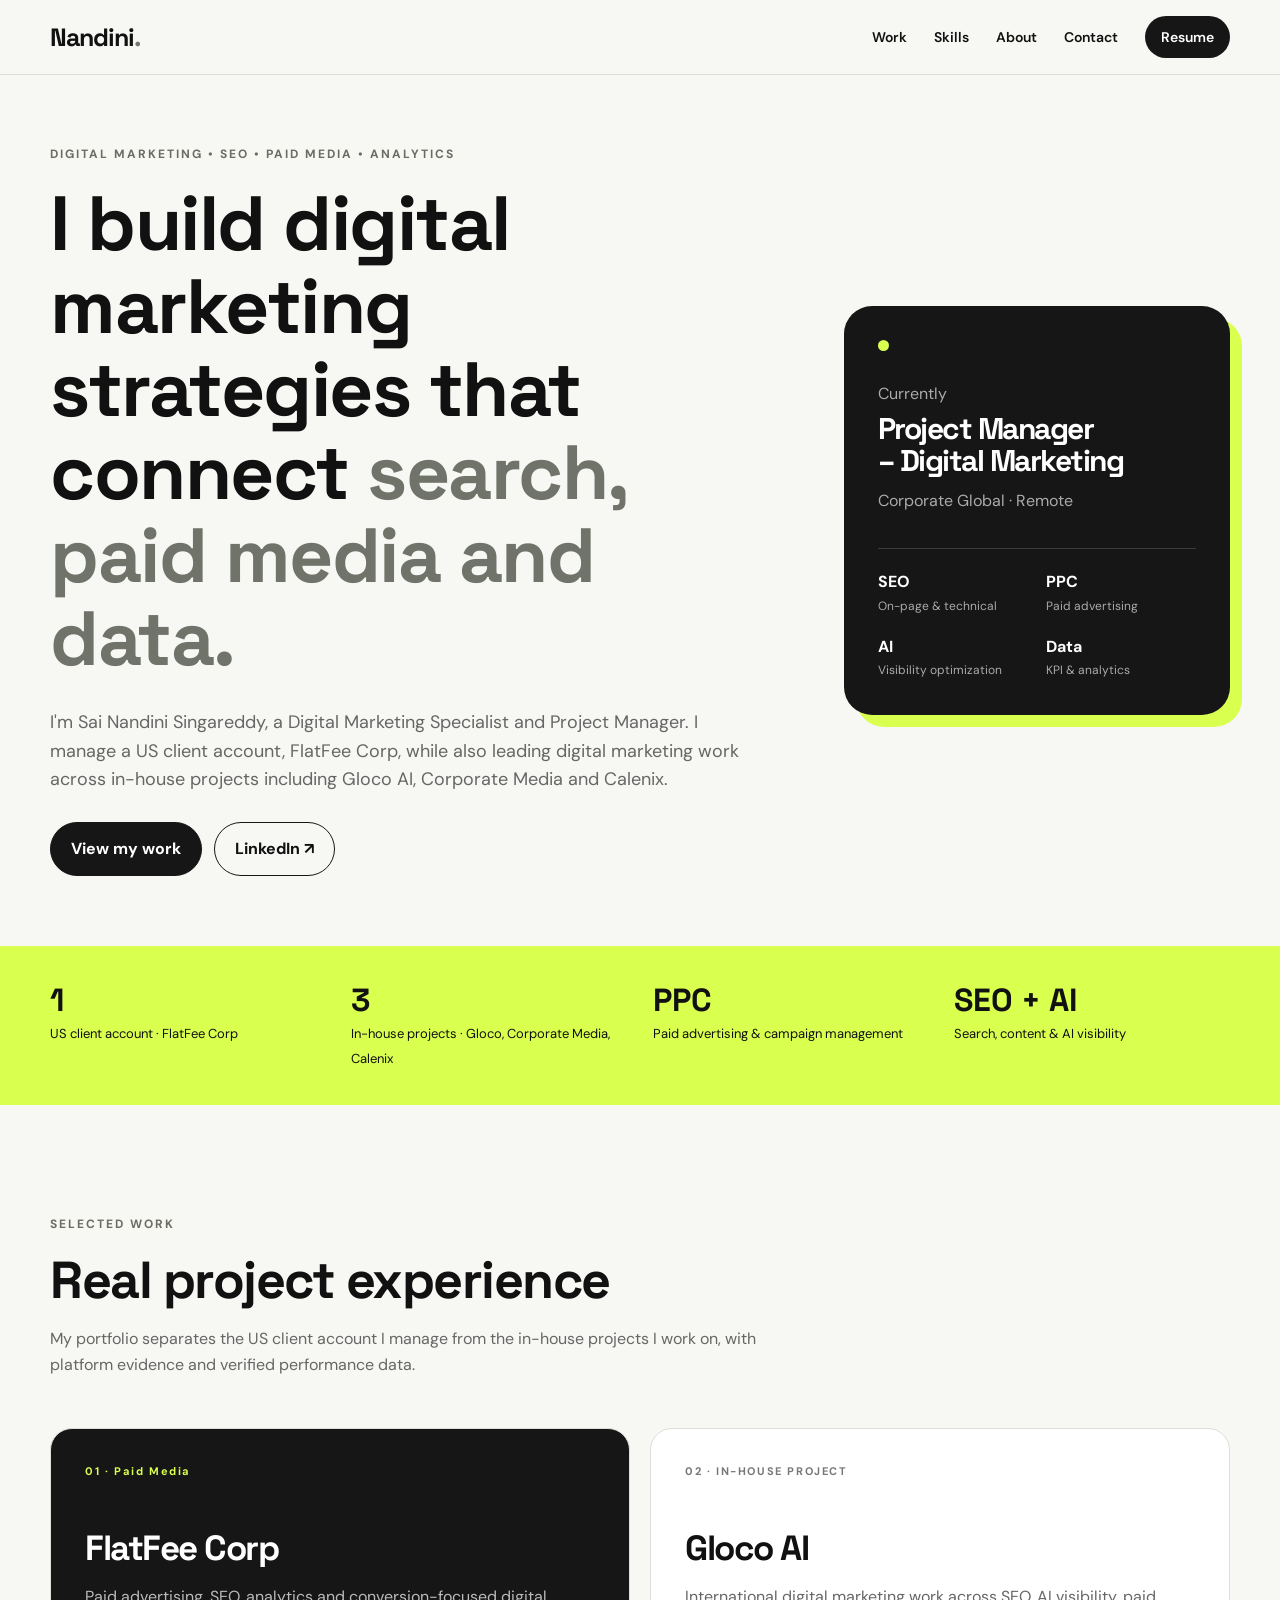
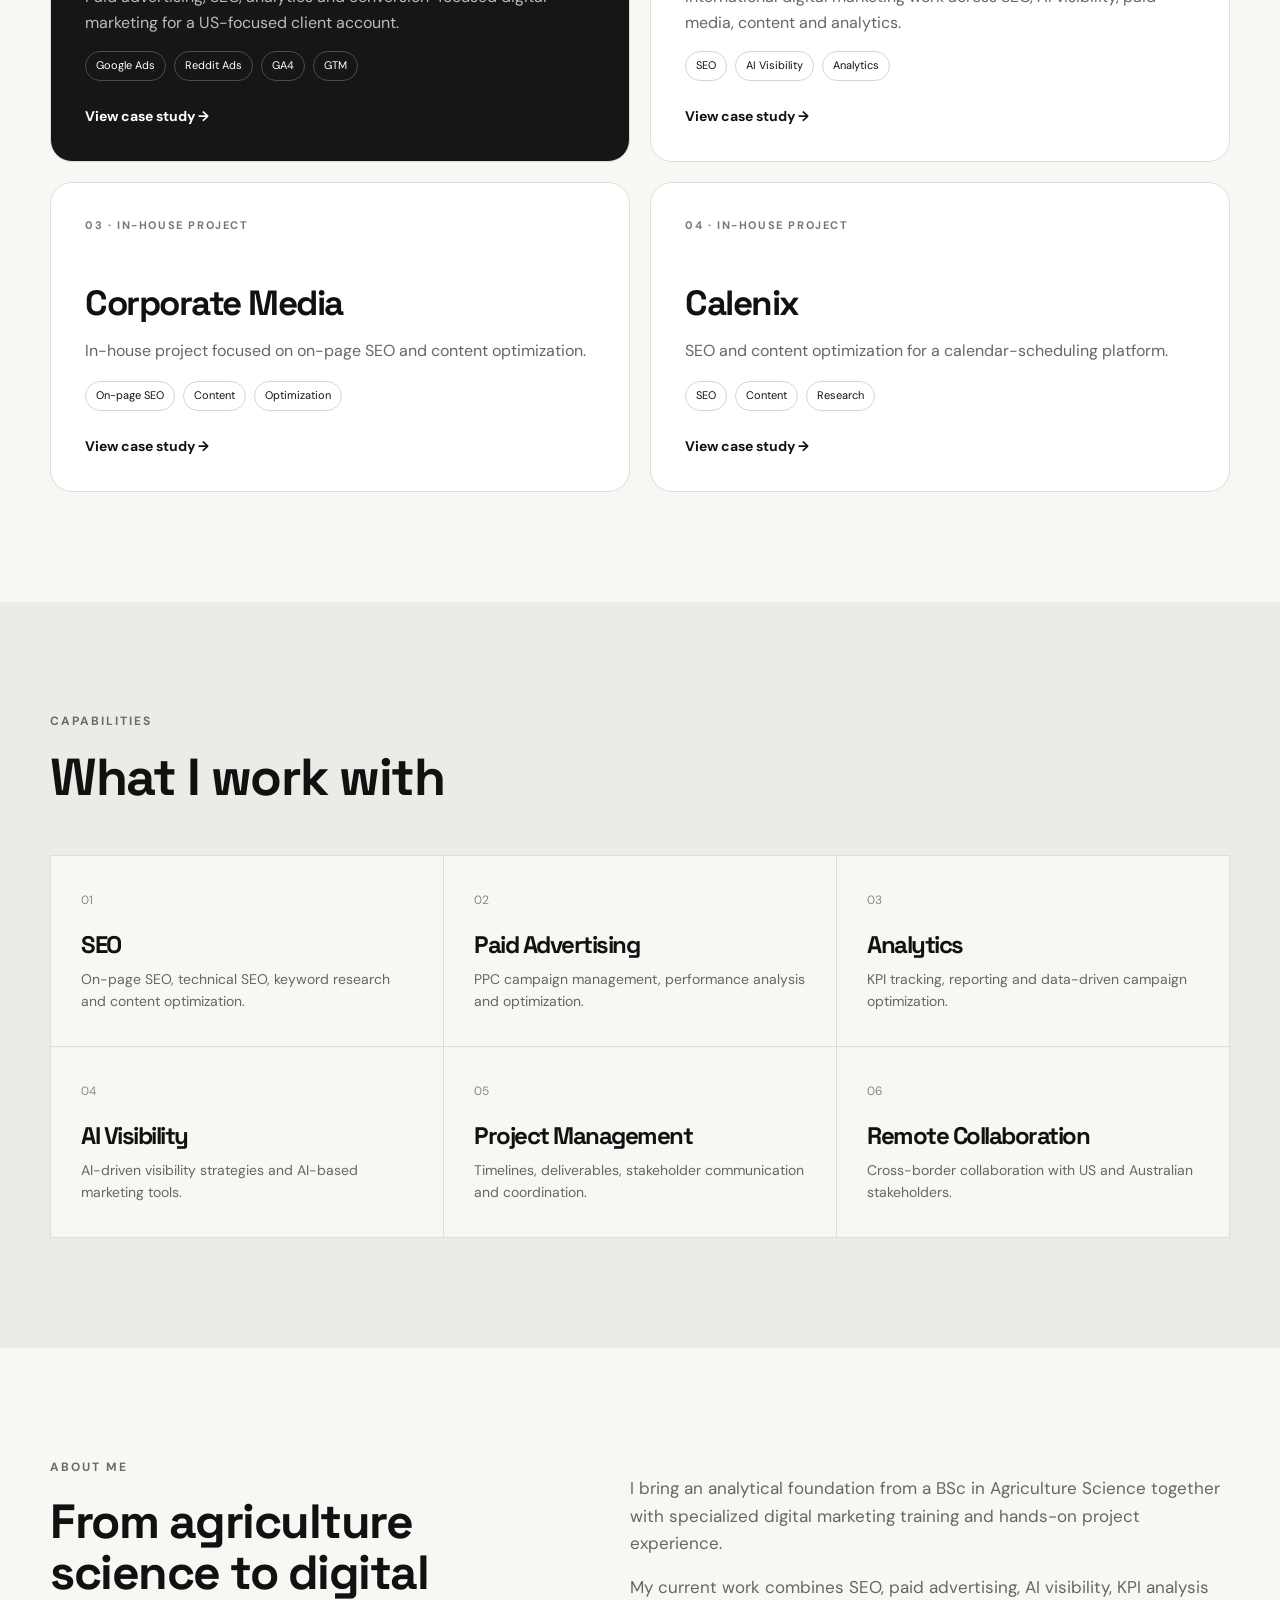
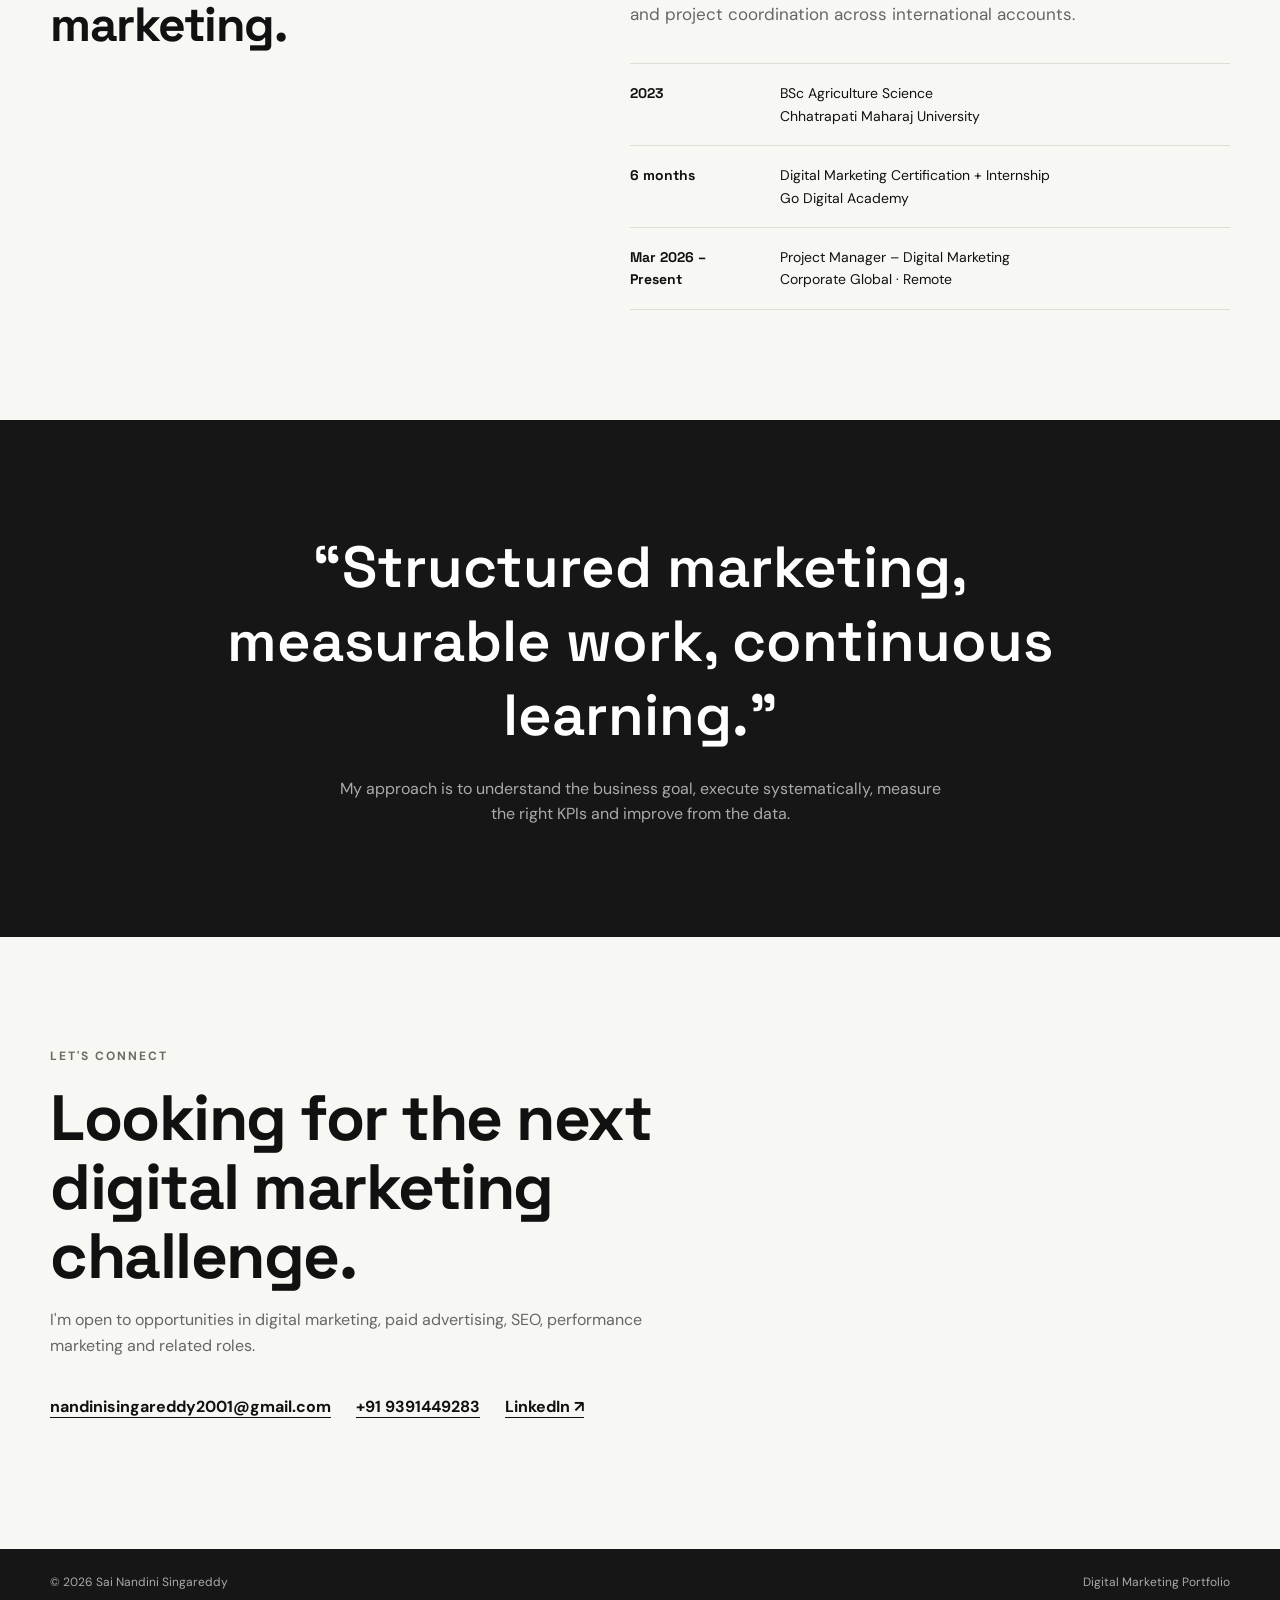
<file: index.html>
<!DOCTYPE html>
<html lang="en">
<head>
  <meta charset="UTF-8">
  <meta name="viewport" content="width=device-width, initial-scale=1.0">
  <meta name="description" content="Sai Nandini Singareddy — Digital Marketing Specialist portfolio. SEO, paid advertising, analytics, AI visibility and project management.">
  <title>Sai Nandini Singareddy | Digital Marketing Portfolio</title>
  <link rel="stylesheet" href="style.css">
</head>
<body>
  <header class="site-header">
    <nav class="nav container">
      <a class="brand" href="index.html">Nandini<span>.</span></a>
      <button class="nav-toggle" aria-label="Open menu">☰</button>
      <div class="nav-links">
        <a href="#work">Work</a>
        <a href="#skills">Skills</a>
        <a href="#about">About</a>
        <a href="#contact">Contact</a>
        <a class="nav-button" href="assets/Singa_Reddy_Sai_Nandini_Resume.pdf" target="_blank">Resume</a>
      </div>
    </nav>
  </header>

  <main>
    <section class="hero container">
      <div class="hero-copy">
        <p class="eyebrow">DIGITAL MARKETING • SEO • PAID MEDIA • ANALYTICS</p>
        <h1>I build digital marketing strategies that connect <span>search, paid media and data.</span></h1>
        <p class="hero-text">
          I'm Sai Nandini Singareddy, a Digital Marketing Specialist and Project Manager.
          I manage a US client account, FlatFee Corp, while also leading digital marketing
          work across in-house projects including Gloco AI, Corporate Media and Calenix.
        </p>
        <div class="hero-actions">
          <a class="button primary" href="#work">View my work</a>
          <a class="button secondary" href="https://www.linkedin.com/in/nandini-singareddy-a83773389/" target="_blank" rel="noopener">LinkedIn ↗</a>
        </div>
      </div>
      <div class="hero-card">
        <div class="status-dot"></div>
        <p>Currently</p>
        <h2>Project Manager<br>– Digital Marketing</h2>
        <span>Corporate Global · Remote</span>
        <div class="mini-stats">
          <div><strong>SEO</strong><small>On-page & technical</small></div>
          <div><strong>PPC</strong><small>Paid advertising</small></div>
          <div><strong>AI</strong><small>Visibility optimization</small></div>
          <div><strong>Data</strong><small>KPI & analytics</small></div>
        </div>
      </div>
    </section>

    <section class="numbers">
      <div class="container number-grid">
        <div><strong>1</strong><span>US client account · FlatFee Corp</span></div>
        <div><strong>3</strong><span>In-house projects · Gloco, Corporate Media, Calenix</span></div>
        <div><strong>PPC</strong><span>Paid advertising & campaign management</span></div>
        <div><strong>SEO + AI</strong><span>Search, content & AI visibility</span></div>
      </div>
    </section>

    <section id="work" class="section container">
      <div class="section-heading">
        <p class="eyebrow">SELECTED WORK</p>
        <h2>Real project experience</h2>
        <p>My portfolio separates the US client account I manage from the in-house projects I work on, with platform evidence and verified performance data.</p>
      </div>

      <div class="case-grid">
        <article class="case-card featured">
          <div class="case-label">01 · Paid Media</div>
          <h3>FlatFee Corp</h3>
          <p>Paid advertising, SEO, analytics and conversion-focused digital marketing for a US-focused client account.</p>
          <div class="tags"><span>Google Ads</span><span>Reddit Ads</span><span>GA4</span><span>GTM</span></div>
          <a href="case-studies/flatfee.html">View case study →</a>
        </article>

        <article class="case-card">
          <div class="case-label">02 · IN-HOUSE PROJECT</div>
          <h3>Gloco AI</h3>
          <p>International digital marketing work across SEO, AI visibility, paid media, content and analytics.</p>
          <div class="tags"><span>SEO</span><span>AI Visibility</span><span>Analytics</span></div>
          <a href="case-studies/gloco.html">View case study →</a>
        </article>

        <article class="case-card">
          <div class="case-label">03 · IN-HOUSE PROJECT</div>
          <h3>Corporate Media</h3>
          <p>In-house project focused on on-page SEO and content optimization.</p>
          <div class="tags"><span>On-page SEO</span><span>Content</span><span>Optimization</span></div>
          <a href="case-studies/corporate-media.html">View case study →</a>
        </article>

        <article class="case-card">
          <div class="case-label">04 · IN-HOUSE PROJECT</div>
          <h3>Calenix</h3>
          <p>SEO and content optimization for a calendar-scheduling platform.</p>
          <div class="tags"><span>SEO</span><span>Content</span><span>Research</span></div>
          <a href="case-studies/calenix.html">View case study →</a>
        </article>
      </div>
    </section>

    <section id="skills" class="section section-alt">
      <div class="container">
        <div class="section-heading">
          <p class="eyebrow">CAPABILITIES</p>
          <h2>What I work with</h2>
        </div>
        <div class="skills-grid">
          <div class="skill"><span>01</span><h3>SEO</h3><p>On-page SEO, technical SEO, keyword research and content optimization.</p></div>
          <div class="skill"><span>02</span><h3>Paid Advertising</h3><p>PPC campaign management, performance analysis and optimization.</p></div>
          <div class="skill"><span>03</span><h3>Analytics</h3><p>KPI tracking, reporting and data-driven campaign optimization.</p></div>
          <div class="skill"><span>04</span><h3>AI Visibility</h3><p>AI-driven visibility strategies and AI-based marketing tools.</p></div>
          <div class="skill"><span>05</span><h3>Project Management</h3><p>Timelines, deliverables, stakeholder communication and coordination.</p></div>
          <div class="skill"><span>06</span><h3>Remote Collaboration</h3><p>Cross-border collaboration with US and Australian stakeholders.</p></div>
        </div>
      </div>
    </section>

    <section id="about" class="section container about">
      <div class="about-intro">
        <p class="eyebrow">ABOUT ME</p>
        <h2>From agriculture science to digital marketing.</h2>
      </div>
      <div class="about-copy">
        <p>I bring an analytical foundation from a BSc in Agriculture Science together with specialized digital marketing training and hands-on project experience.</p>
        <p>My current work combines SEO, paid advertising, AI visibility, KPI analysis and project coordination across international accounts.</p>
        <div class="timeline">
          <div><strong>2023</strong><span>BSc Agriculture Science<br>Chhatrapati Maharaj University</span></div>
          <div><strong>6 months</strong><span>Digital Marketing Certification + Internship<br>Go Digital Academy</span></div>
          <div><strong>Mar 2026 – Present</strong><span>Project Manager – Digital Marketing<br>Corporate Global · Remote</span></div>
        </div>
      </div>
    </section>

    <section class="section quote-section">
      <div class="container">
        <blockquote>“Structured marketing, measurable work, continuous learning.”</blockquote>
        <p>My approach is to understand the business goal, execute systematically, measure the right KPIs and improve from the data.</p>
      </div>
    </section>

    <section id="contact" class="section contact container">
      <p class="eyebrow">LET'S CONNECT</p>
      <h2>Looking for the next digital marketing challenge.</h2>
      <p>I'm open to opportunities in digital marketing, paid advertising, SEO, performance marketing and related roles.</p>
      <div class="contact-links">
        <a href="mailto:nandinisingareddy2001@gmail.com">nandinisingareddy2001@gmail.com</a>
        <a href="tel:+919391449283">+91 9391449283</a>
        <a href="https://www.linkedin.com/in/nandini-singareddy-a83773389/" target="_blank" rel="noopener">LinkedIn ↗</a>
      </div>
    </section>
  </main>

  <footer>
    <div class="container footer-inner">
      <span>© 2026 Sai Nandini Singareddy</span>
      <span>Digital Marketing Portfolio</span>
    </div>
  </footer>
  <script src="script.js"></script>
</body>
</html>
</file>
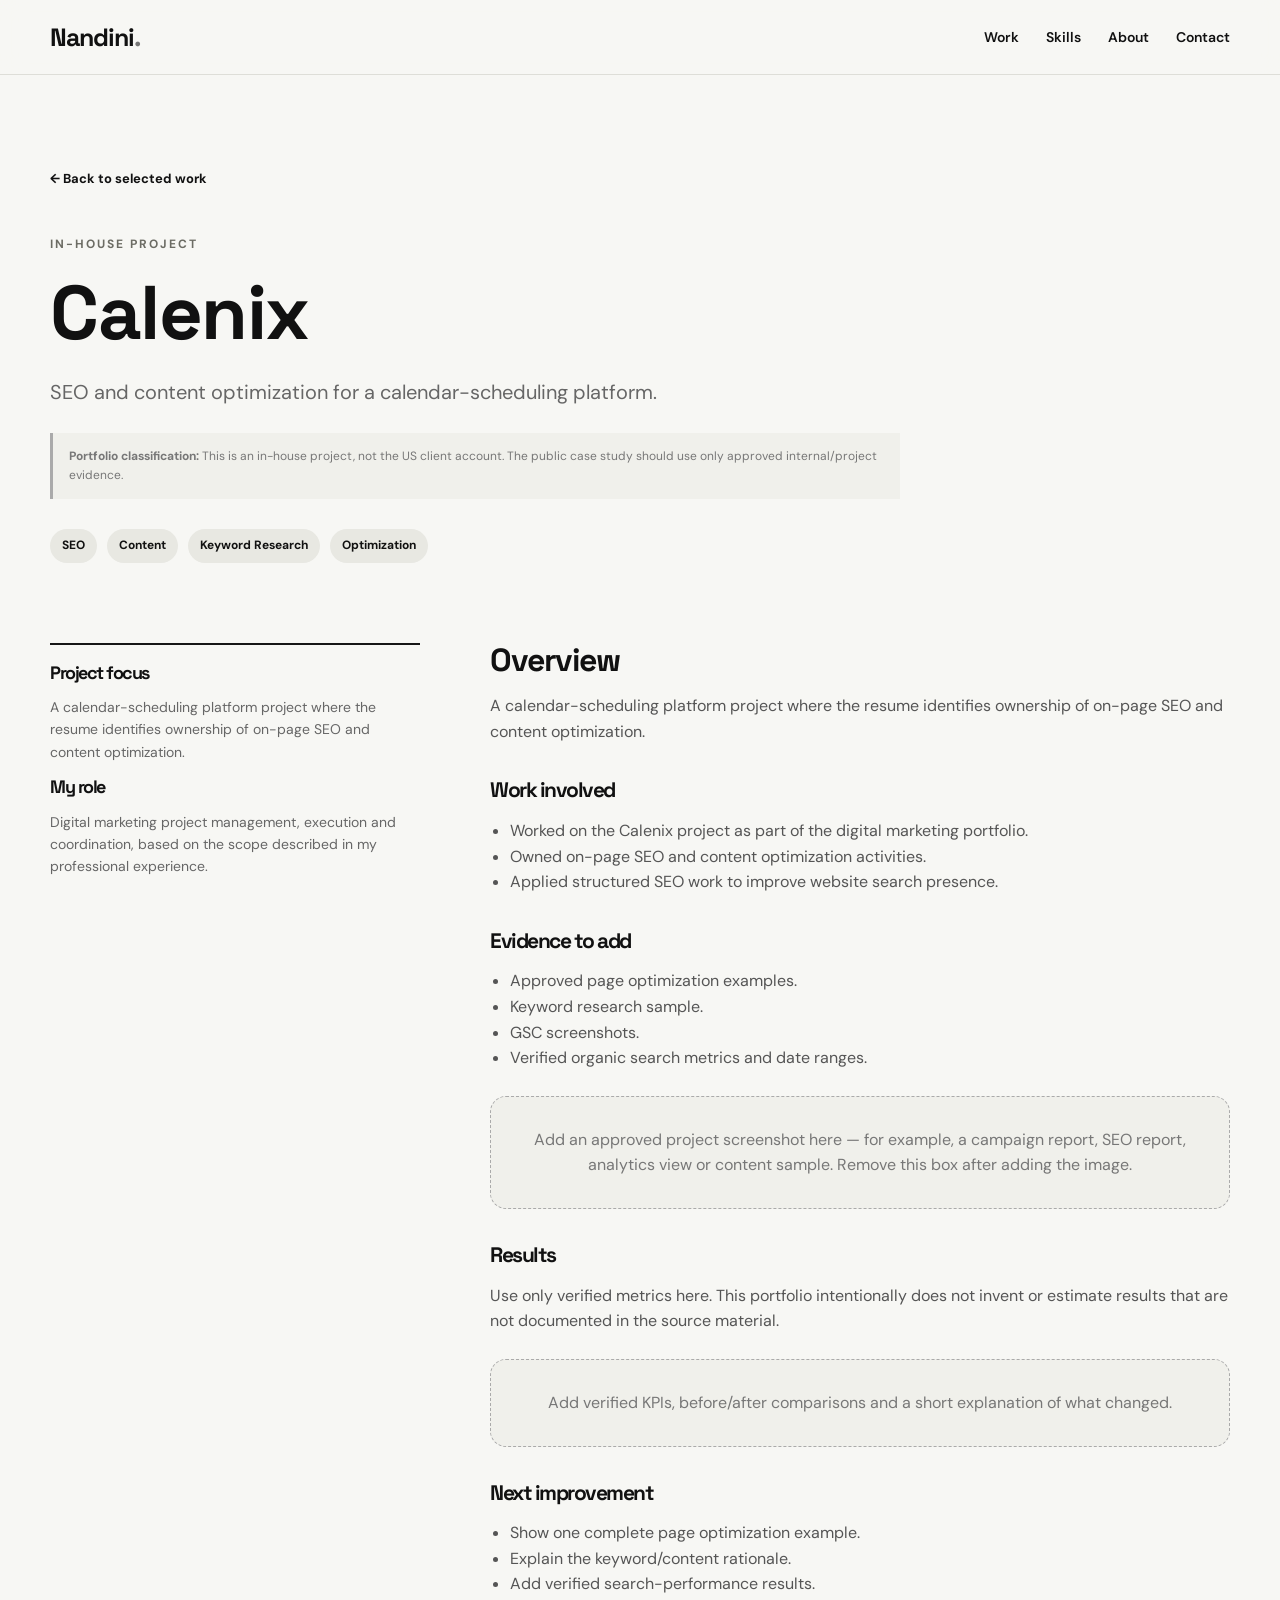
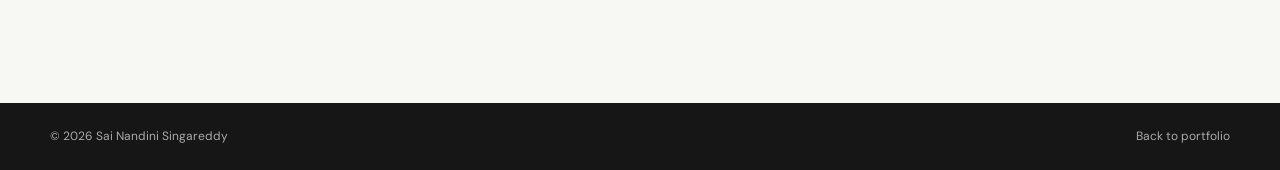
<file: calenix.html>
<!DOCTYPE html>
<html lang="en">
<head>
<meta charset="UTF-8"><meta name="viewport" content="width=device-width, initial-scale=1.0">
<meta name="description" content="Calenix — Sai Nandini Singareddy digital marketing case study.">
<title>Calenix | Sai Nandini Singareddy</title>
<link rel="stylesheet" href="../style.css">
</head>
<body>
<header class="site-header"><nav class="nav container">
<a class="brand" href="../index.html">Nandini<span>.</span></a>
<div class="nav-links"><a href="../index.html#work">Work</a><a href="../index.html#skills">Skills</a><a href="../index.html#about">About</a><a href="../index.html#contact">Contact</a></div>
</nav></header>
<main class="case-page container">
<a class="back" href="../index.html#work">← Back to selected work</a>
<div class="case-hero">
<p class="eyebrow">IN-HOUSE PROJECT</p>
<h1>Calenix</h1>
<p class="lead">SEO and content optimization for a calendar-scheduling platform.</p>
<div class="disclaimer"><strong>Portfolio classification:</strong> This is an in-house project, not the US client account. The public case study should use only approved internal/project evidence.</div><div class="case-meta"><span>SEO</span><span>Content</span><span>Keyword Research</span><span>Optimization</span></div>
</div>
<div class="case-content">
<aside class="case-sidebar">
<h3>Project focus</h3><p>A calendar-scheduling platform project where the resume identifies ownership of on-page SEO and content optimization.</p>
<h3>My role</h3><p>Digital marketing project management, execution and coordination, based on the scope described in my professional experience.</p>
</aside>
<article class="case-body">
<h2>Overview</h2>
<p>A calendar-scheduling platform project where the resume identifies ownership of on-page SEO and content optimization.</p>
<h3>Work involved</h3>
<ul><li>Worked on the Calenix project as part of the digital marketing portfolio.</li><li>Owned on-page SEO and content optimization activities.</li><li>Applied structured SEO work to improve website search presence.</li></ul>
<h3>Evidence to add</h3>
<ul><li>Approved page optimization examples.</li><li>Keyword research sample.</li><li>GSC screenshots.</li><li>Verified organic search metrics and date ranges.</li></ul>
<div class="placeholder">Add an approved project screenshot here — for example, a campaign report, SEO report, analytics view or content sample. Remove this box after adding the image.</div>
<h3>Results</h3>
<p>Use only verified metrics here. This portfolio intentionally does not invent or estimate results that are not documented in the source material.</p>
<div class="placeholder">Add verified KPIs, before/after comparisons and a short explanation of what changed.</div>
<h3>Next improvement</h3>
<ul><li>Show one complete page optimization example.</li><li>Explain the keyword/content rationale.</li><li>Add verified search-performance results.</li></ul>
</article>
</div>
</main>
<footer><div class="container footer-inner"><span>© 2026 Sai Nandini Singareddy</span><span><a href="../index.html">Back to portfolio</a></span></div></footer>
</body></html>
</file>
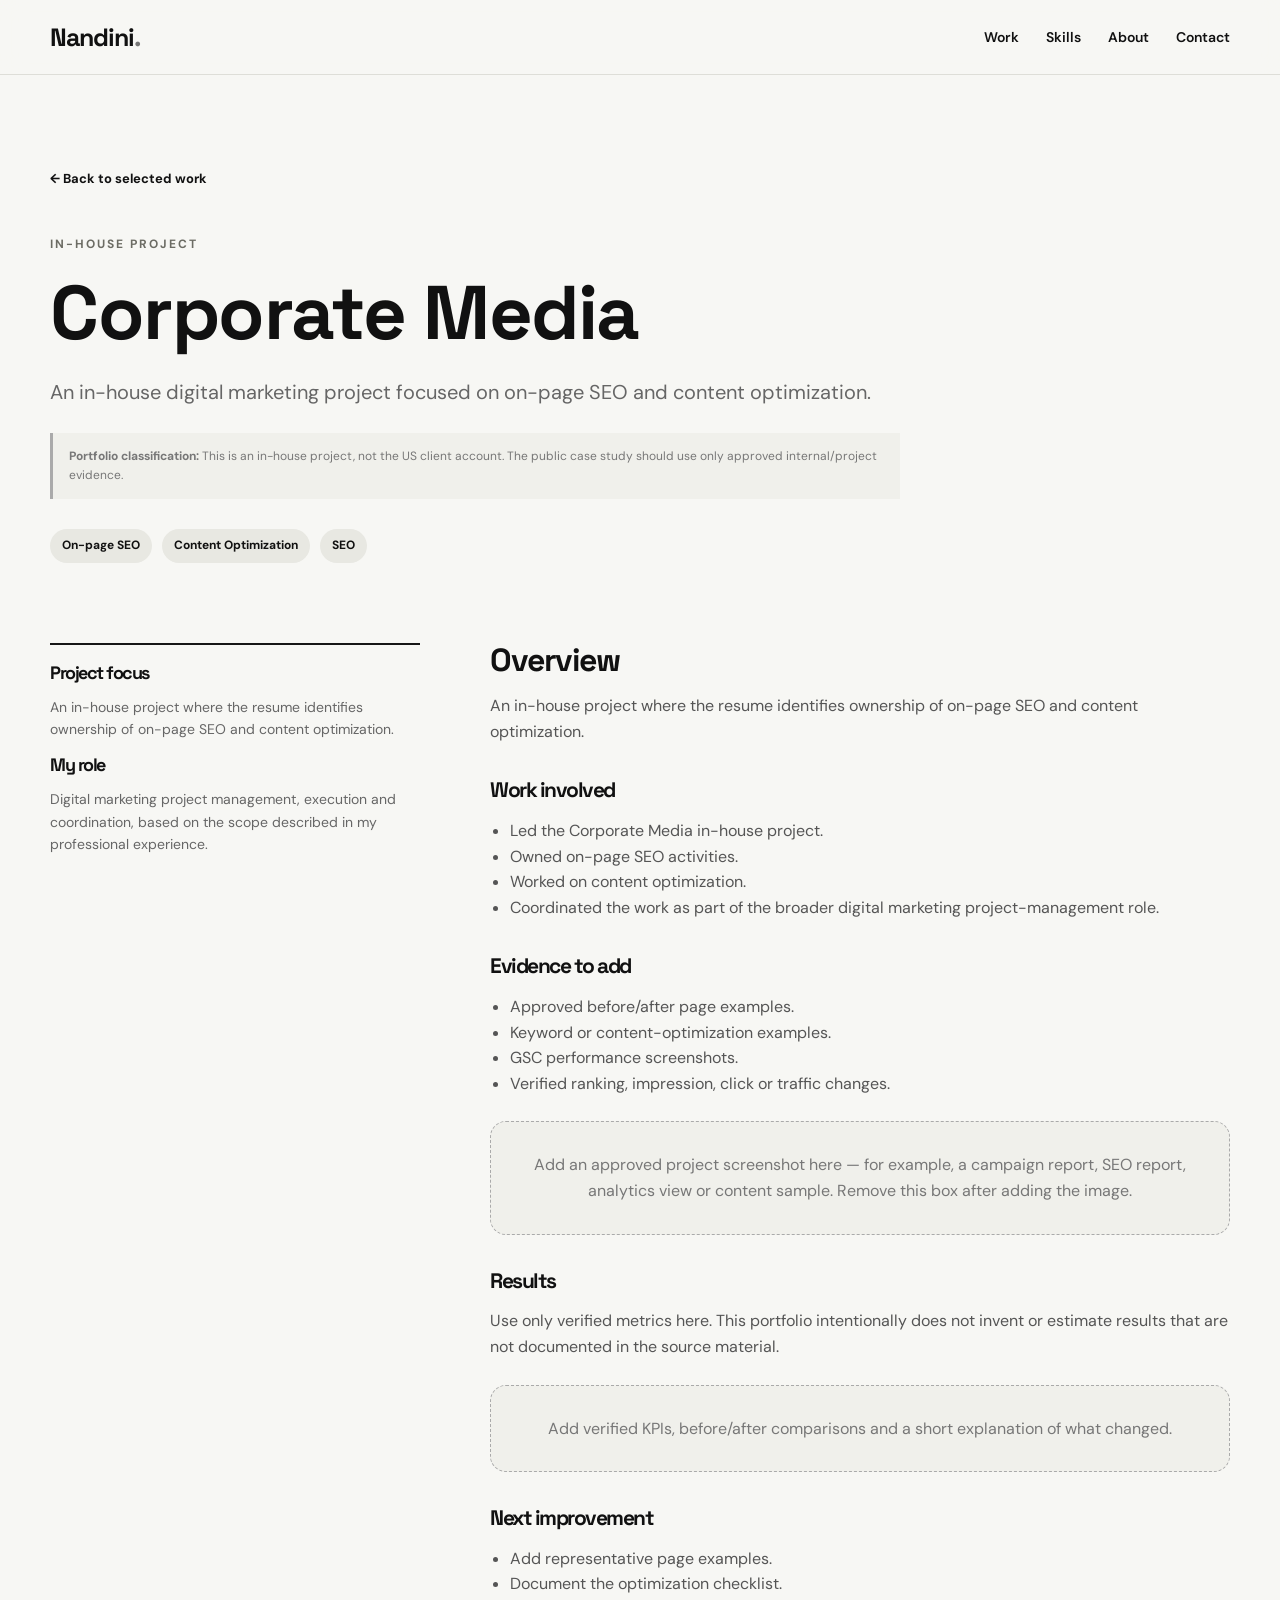
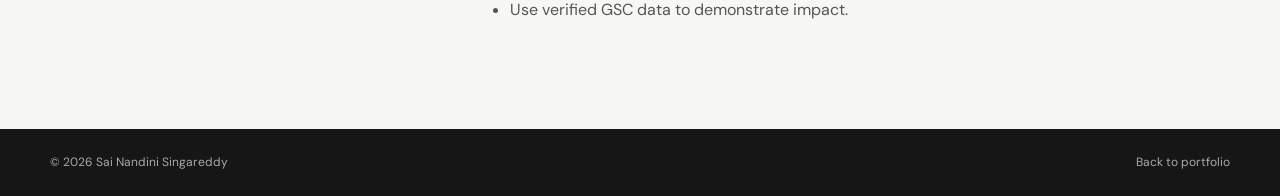
<file: corporate-media.html>
<!DOCTYPE html>
<html lang="en">
<head>
<meta charset="UTF-8"><meta name="viewport" content="width=device-width, initial-scale=1.0">
<meta name="description" content="Corporate Media — Sai Nandini Singareddy digital marketing case study.">
<title>Corporate Media | Sai Nandini Singareddy</title>
<link rel="stylesheet" href="../style.css">
</head>
<body>
<header class="site-header"><nav class="nav container">
<a class="brand" href="../index.html">Nandini<span>.</span></a>
<div class="nav-links"><a href="../index.html#work">Work</a><a href="../index.html#skills">Skills</a><a href="../index.html#about">About</a><a href="../index.html#contact">Contact</a></div>
</nav></header>
<main class="case-page container">
<a class="back" href="../index.html#work">← Back to selected work</a>
<div class="case-hero">
<p class="eyebrow">IN-HOUSE PROJECT</p>
<h1>Corporate Media</h1>
<p class="lead">An in-house digital marketing project focused on on-page SEO and content optimization.</p>
<div class="disclaimer"><strong>Portfolio classification:</strong> This is an in-house project, not the US client account. The public case study should use only approved internal/project evidence.</div><div class="case-meta"><span>On-page SEO</span><span>Content Optimization</span><span>SEO</span></div>
</div>
<div class="case-content">
<aside class="case-sidebar">
<h3>Project focus</h3><p>An in-house project where the resume identifies ownership of on-page SEO and content optimization.</p>
<h3>My role</h3><p>Digital marketing project management, execution and coordination, based on the scope described in my professional experience.</p>
</aside>
<article class="case-body">
<h2>Overview</h2>
<p>An in-house project where the resume identifies ownership of on-page SEO and content optimization.</p>
<h3>Work involved</h3>
<ul><li>Led the Corporate Media in-house project.</li><li>Owned on-page SEO activities.</li><li>Worked on content optimization.</li><li>Coordinated the work as part of the broader digital marketing project-management role.</li></ul>
<h3>Evidence to add</h3>
<ul><li>Approved before/after page examples.</li><li>Keyword or content-optimization examples.</li><li>GSC performance screenshots.</li><li>Verified ranking, impression, click or traffic changes.</li></ul>
<div class="placeholder">Add an approved project screenshot here — for example, a campaign report, SEO report, analytics view or content sample. Remove this box after adding the image.</div>
<h3>Results</h3>
<p>Use only verified metrics here. This portfolio intentionally does not invent or estimate results that are not documented in the source material.</p>
<div class="placeholder">Add verified KPIs, before/after comparisons and a short explanation of what changed.</div>
<h3>Next improvement</h3>
<ul><li>Add representative page examples.</li><li>Document the optimization checklist.</li><li>Use verified GSC data to demonstrate impact.</li></ul>
</article>
</div>
</main>
<footer><div class="container footer-inner"><span>© 2026 Sai Nandini Singareddy</span><span><a href="../index.html">Back to portfolio</a></span></div></footer>
</body></html>
</file>
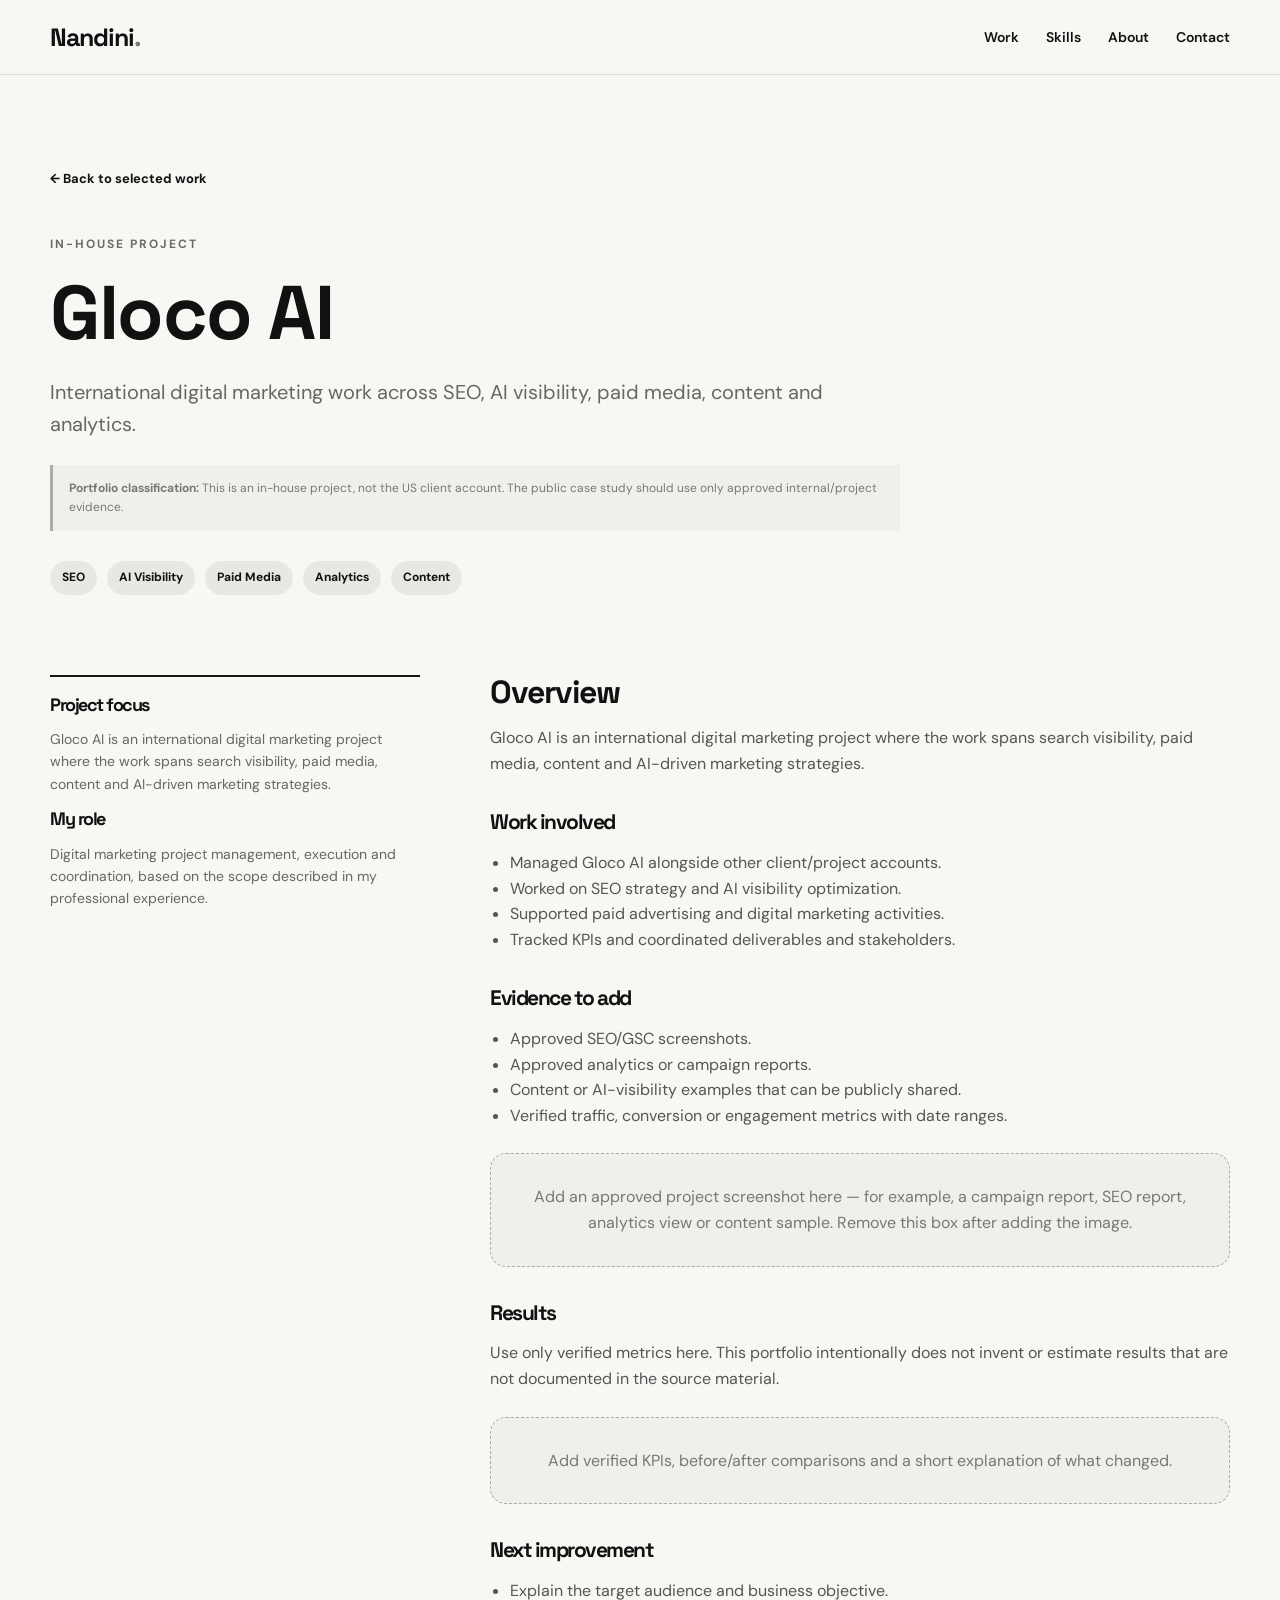
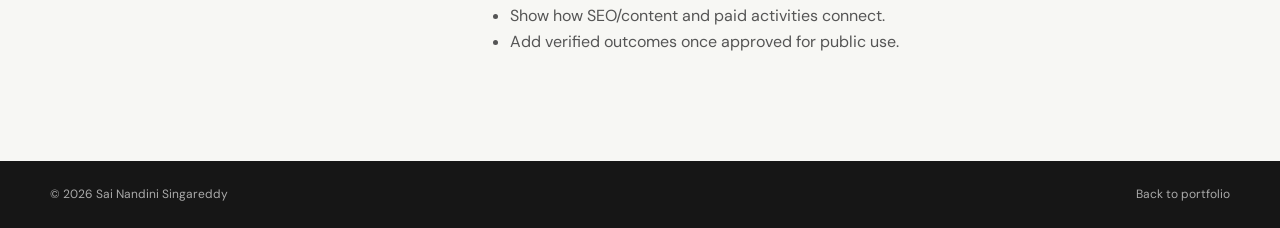
<file: gloco.html>
<!DOCTYPE html>
<html lang="en">
<head>
<meta charset="UTF-8"><meta name="viewport" content="width=device-width, initial-scale=1.0">
<meta name="description" content="Gloco AI — Sai Nandini Singareddy digital marketing case study.">
<title>Gloco AI | Sai Nandini Singareddy</title>
<link rel="stylesheet" href="../style.css">
</head>
<body>
<header class="site-header"><nav class="nav container">
<a class="brand" href="../index.html">Nandini<span>.</span></a>
<div class="nav-links"><a href="../index.html#work">Work</a><a href="../index.html#skills">Skills</a><a href="../index.html#about">About</a><a href="../index.html#contact">Contact</a></div>
</nav></header>
<main class="case-page container">
<a class="back" href="../index.html#work">← Back to selected work</a>
<div class="case-hero">
<p class="eyebrow">IN-HOUSE PROJECT</p>
<h1>Gloco AI</h1>
<p class="lead">International digital marketing work across SEO, AI visibility, paid media, content and analytics.</p>
<div class="disclaimer"><strong>Portfolio classification:</strong> This is an in-house project, not the US client account. The public case study should use only approved internal/project evidence.</div><div class="case-meta"><span>SEO</span><span>AI Visibility</span><span>Paid Media</span><span>Analytics</span><span>Content</span></div>
</div>
<div class="case-content">
<aside class="case-sidebar">
<h3>Project focus</h3><p>Gloco AI is an international digital marketing project where the work spans search visibility, paid media, content and AI-driven marketing strategies.</p>
<h3>My role</h3><p>Digital marketing project management, execution and coordination, based on the scope described in my professional experience.</p>
</aside>
<article class="case-body">
<h2>Overview</h2>
<p>Gloco AI is an international digital marketing project where the work spans search visibility, paid media, content and AI-driven marketing strategies.</p>
<h3>Work involved</h3>
<ul><li>Managed Gloco AI alongside other client/project accounts.</li><li>Worked on SEO strategy and AI visibility optimization.</li><li>Supported paid advertising and digital marketing activities.</li><li>Tracked KPIs and coordinated deliverables and stakeholders.</li></ul>
<h3>Evidence to add</h3>
<ul><li>Approved SEO/GSC screenshots.</li><li>Approved analytics or campaign reports.</li><li>Content or AI-visibility examples that can be publicly shared.</li><li>Verified traffic, conversion or engagement metrics with date ranges.</li></ul>
<div class="placeholder">Add an approved project screenshot here — for example, a campaign report, SEO report, analytics view or content sample. Remove this box after adding the image.</div>
<h3>Results</h3>
<p>Use only verified metrics here. This portfolio intentionally does not invent or estimate results that are not documented in the source material.</p>
<div class="placeholder">Add verified KPIs, before/after comparisons and a short explanation of what changed.</div>
<h3>Next improvement</h3>
<ul><li>Explain the target audience and business objective.</li><li>Show how SEO/content and paid activities connect.</li><li>Add verified outcomes once approved for public use.</li></ul>
</article>
</div>
</main>
<footer><div class="container footer-inner"><span>© 2026 Sai Nandini Singareddy</span><span><a href="../index.html">Back to portfolio</a></span></div></footer>
</body></html>
</file>
<file: style.css>
@import url('https://fonts.googleapis.com/css2?family=DM+Sans:wght@400;500;600;700&family=Space+Grotesk:wght@500;600;700&display=swap');

:root{
  --bg:#f7f7f4; --surface:#fff; --ink:#111; --muted:#666;
  --line:#deded8; --accent:#d9ff4f; --dark:#161616;
  --max:1180px; --radius:22px;
}
*{box-sizing:border-box}
html{scroll-behavior:smooth}
body{margin:0;background:var(--bg);color:var(--ink);font-family:"DM Sans",sans-serif;line-height:1.6}
a{color:inherit;text-decoration:none}
.container{width:min(var(--max),calc(100% - 40px));margin:auto}
.site-header{position:sticky;top:0;z-index:20;background:rgba(247,247,244,.92);backdrop-filter:blur(12px);border-bottom:1px solid var(--line)}
.nav{height:74px;display:flex;align-items:center;justify-content:space-between}
.brand{font:700 25px "Space Grotesk";letter-spacing:-1px}.brand span{color:#777}
.nav-links{display:flex;align-items:center;gap:27px;font-size:14px;font-weight:600}
.nav-links a:hover{opacity:.6}.nav-button{background:var(--dark);color:white;padding:10px 16px;border-radius:999px}
.nav-toggle{display:none;border:0;background:none;font-size:24px}
.hero{min-height:650px;display:grid;grid-template-columns:1.5fr .8fr;gap:70px;align-items:center;padding-top:70px;padding-bottom:70px}
.eyebrow{font-size:12px;letter-spacing:2px;font-weight:700;color:#6c6c64;margin:0 0 18px}
h1,h2,h3{font-family:"Space Grotesk";line-height:1.08;letter-spacing:-1.5px;margin:0}
h1{font-size:clamp(45px,6vw,78px);max-width:850px}
h1 span{color:#70736a}
.hero-text{font-size:18px;color:var(--muted);max-width:690px;margin:28px 0}
.hero-actions{display:flex;gap:12px;flex-wrap:wrap}.button{padding:13px 20px;border-radius:999px;font-weight:700;border:1px solid var(--dark)}
.primary{background:var(--dark);color:white}.secondary{background:transparent}
.hero-card{background:var(--dark);color:white;border-radius:28px;padding:34px;box-shadow:12px 12px 0 var(--accent)}
.status-dot{width:11px;height:11px;background:var(--accent);border-radius:50%;margin-bottom:30px}
.hero-card p{color:#aaa;margin:0 0 6px}.hero-card h2{font-size:30px}.hero-card>span{display:block;color:#aaa;margin-top:10px}
.mini-stats{display:grid;grid-template-columns:1fr 1fr;border-top:1px solid #3c3c3c;margin-top:35px;padding-top:20px;gap:18px}
.mini-stats strong,.mini-stats small{display:block}.mini-stats small{color:#aaa;font-size:12px;margin-top:2px}
.numbers{background:var(--accent);padding:34px 0}.number-grid{display:grid;grid-template-columns:repeat(4,1fr);gap:25px}
.number-grid strong{font:700 32px "Space Grotesk";display:block}.number-grid span{font-size:13px}
.section{padding:110px 0}.section-alt{background:#ecece7}
.section-heading{max-width:720px;margin-bottom:50px}.section-heading h2{font-size:52px}.section-heading>p:last-child{color:var(--muted);margin-top:18px}
.case-grid{display:grid;grid-template-columns:repeat(2,1fr);gap:20px}
.case-card{background:var(--surface);border:1px solid var(--line);border-radius:var(--radius);padding:34px;min-height:310px;display:flex;flex-direction:column}
.case-card.featured{background:var(--dark);color:white}.case-card.featured .case-label{color:var(--accent)}
.case-label{font-size:11px;letter-spacing:1.6px;font-weight:700;color:#777;margin-bottom:50px}
.case-card h3{font-size:35px}.case-card p{color:var(--muted);max-width:520px}.featured p{color:#bbb}
.tags{display:flex;gap:8px;flex-wrap:wrap;margin-top:auto;margin-bottom:24px}.tags span{border:1px solid #d6d6d0;border-radius:999px;padding:5px 10px;font-size:11px}.featured .tags span{border-color:#4c4c4c}
.case-card>a{font-weight:700;font-size:14px}
.skills-grid{display:grid;grid-template-columns:repeat(3,1fr);gap:1px;background:var(--line);border:1px solid var(--line)}
.skill{background:var(--bg);padding:30px;min-height:190px}.skill span{font-size:12px;color:#888}.skill h3{font-size:24px;margin:20px 0 10px}.skill p{color:var(--muted);font-size:14px;margin:0}
.about{display:grid;grid-template-columns:1fr 1.2fr;gap:80px}.about-intro h2{font-size:48px}.about-copy p{color:var(--muted);font-size:17px}
.timeline{border-top:1px solid var(--line);margin-top:35px}.timeline div{display:grid;grid-template-columns:130px 1fr;gap:20px;padding:18px 0;border-bottom:1px solid var(--line);font-size:14px}.timeline strong{font-family:"Space Grotesk"}
.quote-section{background:var(--dark);color:white;text-align:center}.quote-section blockquote{font:600 clamp(30px,5vw,58px) "Space Grotesk";max-width:900px;margin:0 auto}.quote-section p{color:#aaa;max-width:620px;margin:24px auto 0}
.contact{padding-bottom:130px}.contact h2{font-size:clamp(40px,5vw,65px);max-width:800px}.contact>p:not(.eyebrow){color:var(--muted);max-width:620px}.contact-links{display:flex;gap:25px;flex-wrap:wrap;margin-top:35px;font-weight:700}.contact-links a{text-decoration:underline;text-underline-offset:5px}
footer{background:var(--dark);color:#aaa;padding:24px 0;font-size:12px}.footer-inner{display:flex;justify-content:space-between}
.case-page{padding:90px 0}.case-hero{max-width:850px}.case-hero h1{font-size:clamp(46px,7vw,76px);margin-bottom:22px}.case-hero .lead{font-size:20px;color:var(--muted)}
.case-meta{display:flex;gap:10px;flex-wrap:wrap;margin:30px 0}.case-meta span{background:#e8e8e2;border-radius:999px;padding:7px 12px;font-size:12px;font-weight:700}
.case-content{display:grid;grid-template-columns:1fr 2fr;gap:70px;margin-top:80px}.case-sidebar{border-top:2px solid var(--dark);padding-top:18px}.case-sidebar h3{font-size:18px;margin-bottom:10px}.case-sidebar p{font-size:14px;color:var(--muted)}
.case-body h2{font-size:32px;margin:0 0 15px}.case-body h3{font-size:21px;margin:35px 0 8px}.case-body p,.case-body li{color:#555}.case-body ul{padding-left:20px}
.placeholder{border:1px dashed #aaa;background:#f0f0eb;border-radius:16px;padding:30px;text-align:center;color:#777;margin:25px 0}
.back{font-size:13px;font-weight:700;display:inline-block;margin-bottom:45px}
@media(max-width:800px){
  .nav-links{display:none;position:absolute;left:20px;right:20px;top:70px;background:white;padding:20px;border:1px solid var(--line);border-radius:18px;flex-direction:column;align-items:flex-start}
  .nav-links.open{display:flex}.nav-toggle{display:block}
  .hero{grid-template-columns:1fr;padding-top:55px}.hero-card{max-width:500px}
  .number-grid{grid-template-columns:1fr 1fr}.case-grid,.skills-grid,.about,.case-content{grid-template-columns:1fr}
  .section{padding:80px 0}.section-heading h2,.about-intro h2{font-size:40px}
  .case-content{gap:40px}.footer-inner{gap:20px;flex-direction:column}
}
@media(max-width:480px){.container{width:min(var(--max),calc(100% - 28px))}.hero{min-height:auto}.number-grid{grid-template-columns:1fr}.case-card{padding:25px}.hero-card{padding:25px}}

.evidence-grid{display:grid;grid-template-columns:1fr 1fr;gap:18px;margin:28px 0}
.evidence-card{background:#fff;border:1px solid var(--line);border-radius:18px;overflow:hidden}
.evidence-card img{display:block;width:100%;height:250px;object-fit:cover;object-position:top}
.evidence-card .caption{padding:16px;font-size:13px;color:#666}
.metric-strip{display:grid;grid-template-columns:repeat(4,1fr);gap:1px;background:var(--line);border:1px solid var(--line);margin:30px 0}
.metric-strip div{background:#fff;padding:20px}.metric-strip strong{font:700 26px "Space Grotesk";display:block}.metric-strip span{font-size:11px;color:#777}
.disclaimer{font-size:12px;color:#777;background:#f0f0eb;border-left:3px solid #aaa;padding:14px 16px;margin:25px 0}
@media(max-width:800px){.evidence-grid,.metric-strip{grid-template-columns:1fr 1fr}}
@media(max-width:480px){.evidence-grid,.metric-strip{grid-template-columns:1fr}}
</file>
